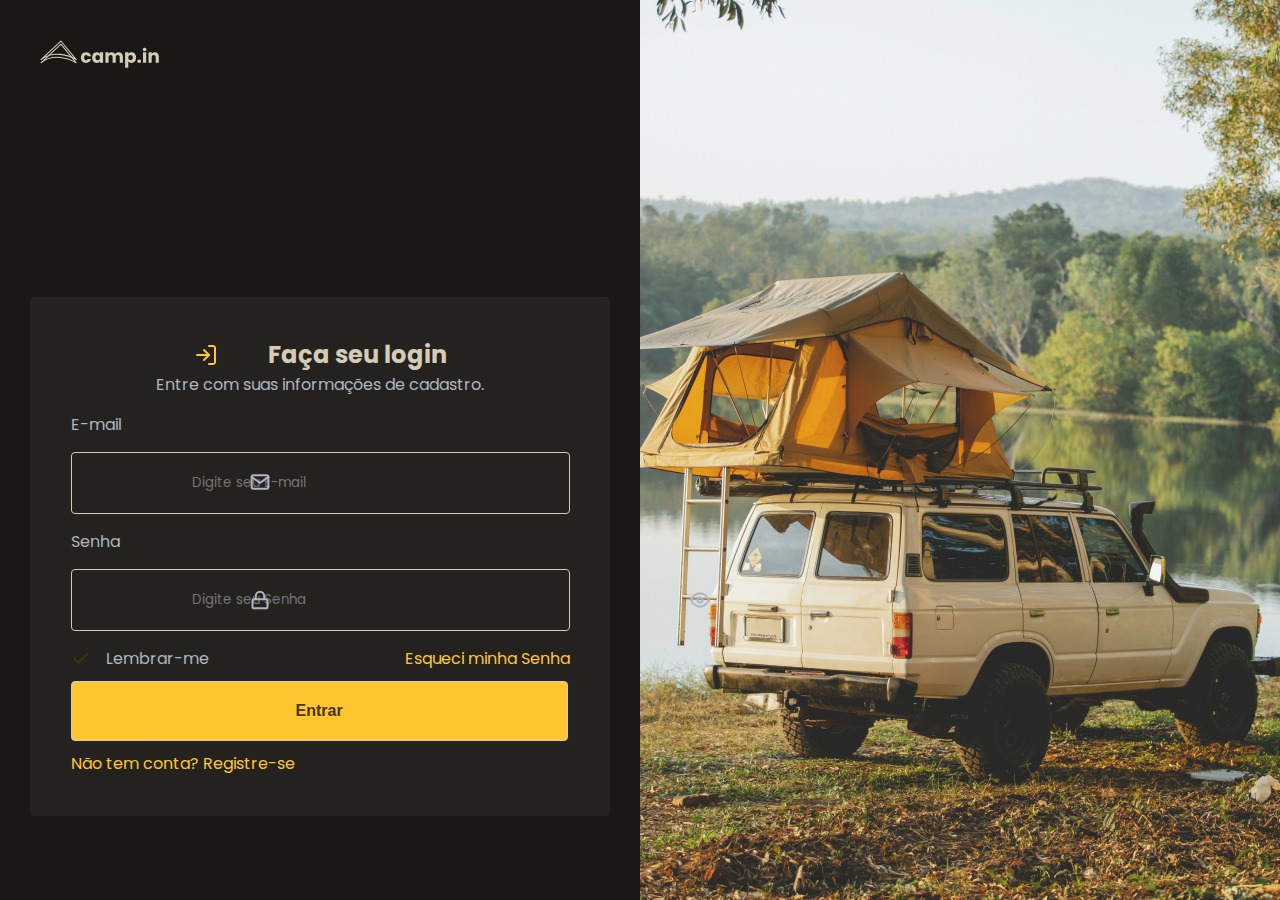
<file: car-page/index.html>
<!DOCTYPE html>
<html lang="en">
  <head>
    <meta charset="UTF-8" />
    <meta name="viewport" content="width=device-width, initial-scale=1.0" />
    <link rel="stylesheet" href="style.css" />
    <link rel="preconnect" href="https://fonts.googleapis.com">
    <link rel="preconnect" href="https://fonts.gstatic.com" crossorigin>
    <link href="https://fonts.googleapis.com/css2?family=Poppins:ital,wght@0,100;0,200;0,300;0,400;0,500;0,600;0,700;0,800;0,900;1,100;1,200;1,300;1,400;1,500;1,600;1,700;1,800;1,900&display=swap" rel="stylesheet">
    <title>Tela de Login</title>
  </head>
  <body>
    <main class="container">
      <div class="form-dir">
        <img class="logo" src="./images/logo.svg" alt="" height="30px" >
        <div class="form">
       <div class="title"><div class="title-flex"> <img src="./images/log-in.svg" alt="login" />
          <h2>Faça seu login</h2></div> 
          <p>Entre com suas informações de cadastro.</p></div> 
     
        <form action="">

          <label for="E-mail">E-mail</label>
         <img class="icon" src="./images/mail.svg" alt=""> <input type="email" id="email" placeholder="Digite seu E-mail" >
          <label for="Senha">Senha</label>
          <img class="icon-2" src="./images/lock.svg" alt=""><input type="password" id="Senha" placeholder="Digite seu Senha"><img class="icon-3" src="./images/eye.svg" alt="">
          <div class="title-flex-down"><div style="display: flex; gap: 15px;"><img src="./images/check.svg" alt=""><p>Lembrar-me</p> </div><span class="span">Esqueci minha Senha</span></div>
          <button class="button">Entrar</button>
          <span class="span">Não tem conta? Registre-se</span>
        </form>
      </div>   
      </div>
      <div>
        <img src="./images/side-image-2x.jpg" alt="car-image" class="pic" />
      </div>
    </main>
  </body>
</html>
</file>
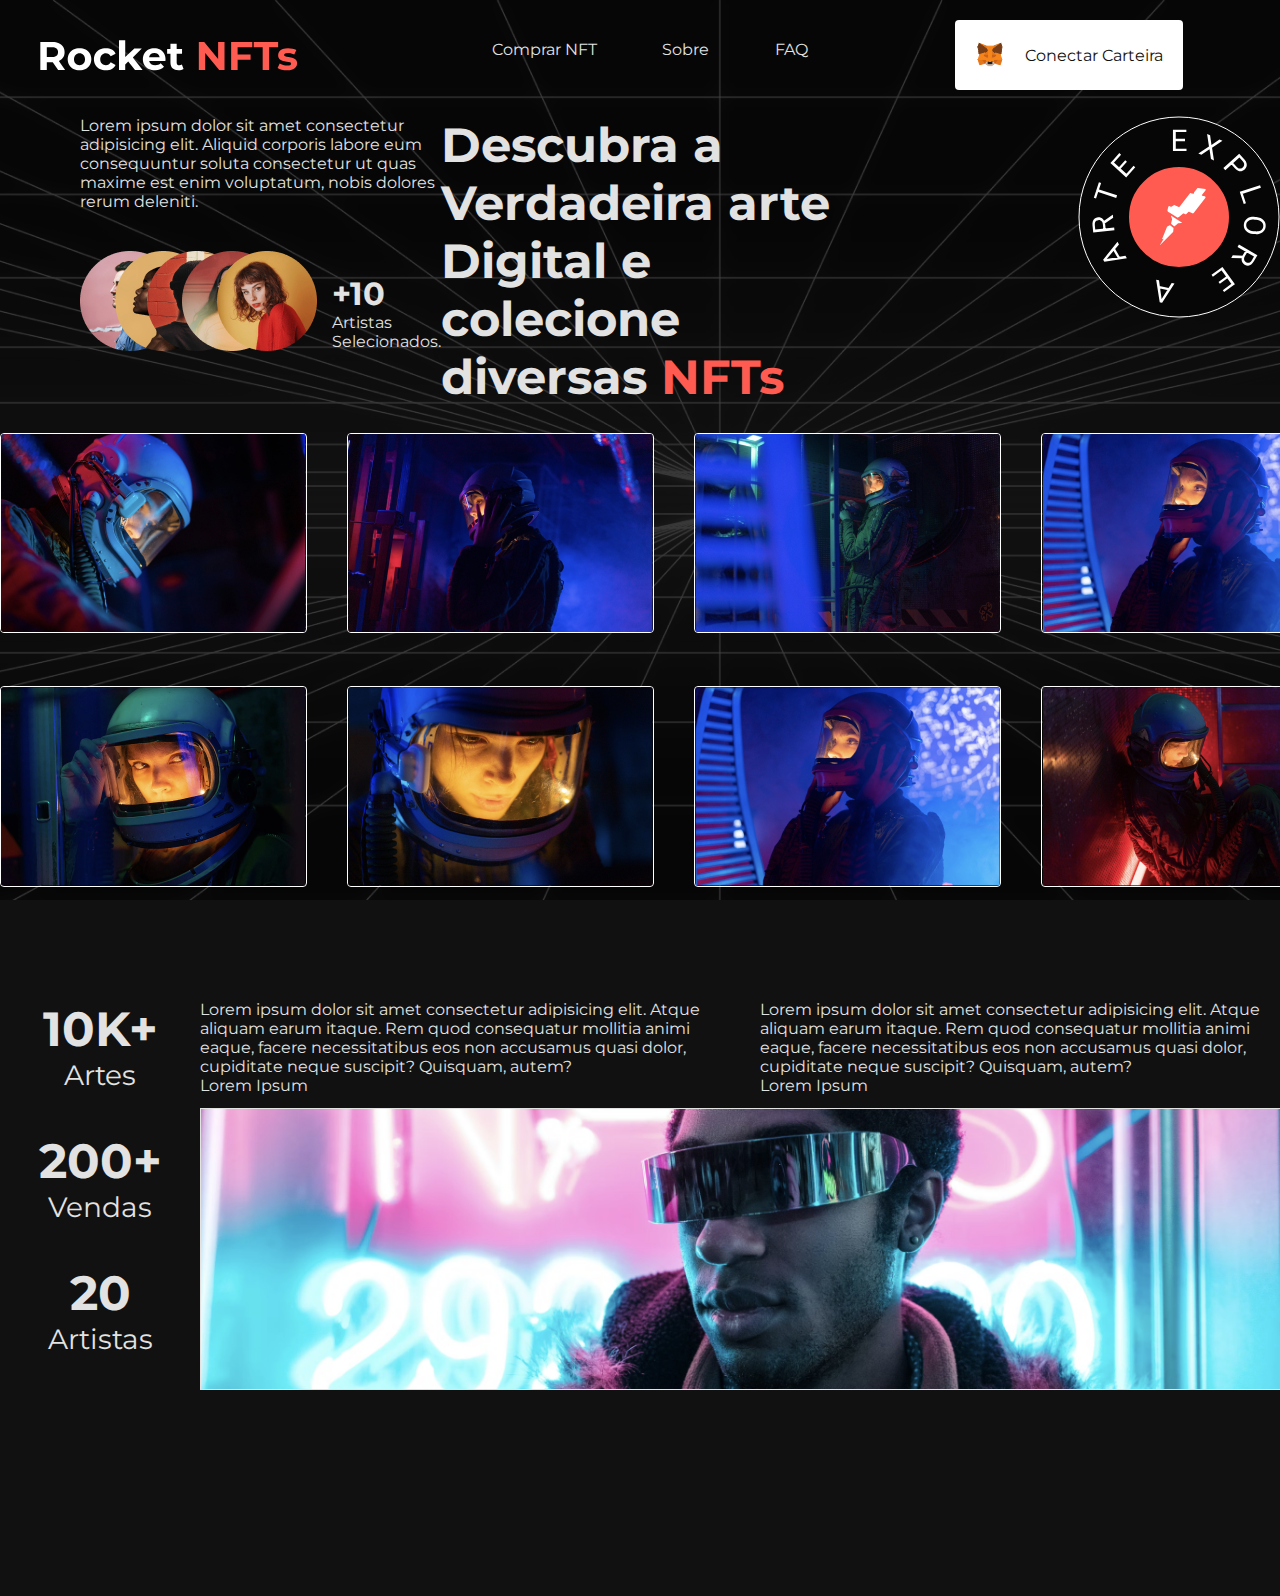
<file: car-page/Rocketseatnft/index.html>
<!DOCTYPE html>
<html lang="en">
  <head>
    <meta charset="UTF-8" />
    <meta name="viewport" content="width=device-width, initial-scale=1.0" />
    <link rel="stylesheet" href="style.css" />
    <link rel="preconnect" href="https://fonts.googleapis.com" />
    <link rel="preconnect" href="https://fonts.gstatic.com" crossorigin />
    <link
      href="https://fonts.googleapis.com/css2?family=Montserrat:ital,wght@0,100..900;1,100..900&display=swap"
      rel="stylesheet"
    />
    <title>Rocket NFTs</title>
  </head>
  <body>
    <div class="hero">
      <img class="logo" src="./assets/logo.svg" alt="" />
      <header>
        <nav>
          <ul class="menu">
            <li><a href="">Comprar NFT</a></li>
            <li><a href="">Sobre</a></li>
            <li><a href="">FAQ</a></li>
          </ul>
        </nav>
      </header>
      <div class="connect">
        <a href="">
          <img src="./assets/logo_MetaMask.svg" alt="" />Conectar Carteira</a
        >
      </div>
      <div class="content-artistas">
        <p>
          Lorem ipsum dolor sit amet consectetur adipisicing elit. Aliquid
          corporis labore eum consequuntur soluta consectetur ut quas maxime est
          enim voluptatum, nobis dolores rerum deleniti.
        </p>
        <div class="artistas-hero">
          <div class="artista-flex-hero">
            <img src="./assets/artista-1.png" alt="" />
            <img src="./assets/artista-2.png" alt="" />
            <img src="./assets/artista-3.png" alt="" />
            <img src="./assets/artista-4.png" alt="" />
            <img src="./assets/artista-5.png" alt="" />
          </div>
          <div>
            <span>+10</span>
            <p>Artistas Selecionados.</p>
          </div>
        </div>
      </div>
      <div class="title-page">
        <h1>
          Descubra a Verdadeira arte Digital e colecione diversas
          <span>NFTs</span>
        </h1>
      </div>
      <img class="bagde" src="./assets/badge.svg" alt="" />
      <div class="astronautas">
        <img src="./assets/galeria-1.png" alt="" />
        <img src="./assets/galeria-2.png" alt="" />
        <img src="./assets/galeria-3.png" alt="" />
        <img src="./assets/galeria-4.png" alt="" />
        <img src="./assets/galeria-5.png" alt="" />
        <img src="./assets/galeria-6.png" alt="" />
        <img src="./assets/galeria-7.png" alt="" />
        <img src="./assets/galeria-8.png" alt="" />
      </div>
    </div>
    <main>
      <section class="post">
       <div class="post-subtitle"><div>
          <h2>10K+</h2>
          <span>Artes</span>
          <h2>200+</h2>
          <span>Vendas</span>
          <h2>20</h2>
          <span>Artistas</span>
        </div></div>
        <div class="post-interno">
          <div><p>Lorem ipsum dolor sit amet consectetur adipisicing elit. Atque aliquam earum itaque. Rem quod consequatur mollitia animi eaque, facere necessitatibus eos non accusamus quasi dolor, cupiditate neque suscipit? Quisquam, autem?</p> <span>Lorem Ipsum</span></div>

        <div><p>Lorem ipsum dolor sit amet consectetur adipisicing elit. Atque aliquam earum itaque. Rem quod consequatur mollitia animi eaque, facere necessitatibus eos non accusamus quasi dolor, cupiditate neque suscipit? Quisquam, autem?</p> <span>Lorem Ipsum</span></div>
        </div>
        <span></span><img src="./assets/banner2.png" alt="">
      </section>
    </main>
  </body>
</html>
</file>
<file: car-page/style.css>
:root {
  --text-base: #afb6c2;
  --text-title: #d4ccb6;
  --background: #191816;
  --form-background: #24221f;
  --primary-color: #ffc632;
}
*{
  margin: 0;
  padding: 0;
}


body, main{
  margin: 0;
  padding: 0;
  font-size: 1rem;
  font-family: "Poppins";
  overflow-y: hidden;
}

.container{
  display: grid;
  grid-template-columns: 1fr 1fr;
  margin: 0 auto;
  width: 100%;
  height: 100vh;
}
.container{
  overflow-x: hidden;
}
.pic{
  object-fit: cover;
  width: 100%;
  height: 100vh;
  

}
.logo{
  margin-left: 40px;
  margin-top: 40px;
}
.title{
  justify-items: center;
  
}
.form{
  max-width: 500px;
  margin: 0 auto;
  background-color: var(--form-background);
  border-radius: 4px;
  padding: 40px;
 margin-top: 220px;
  display: grid;
  grid-template-columns: 1fr;
  justify-content: center;
  align-items: center;
  align-content: center;
  justify-items: center;
}
.form-dir{
  background-color: var(--background);
  height: 100vh;

  }
  .form-dir p{
    color: var(--text-base);
    font-family: "Poppins";
  }
  .form-dir input, label{
    color: var(--text-base);
    margin-top:15px;
    font-family: "Poppins";
    display: block;
  }

  .form-dir input{
    background-color: var(--form-background);
    border: 1px solid var(--text-title);
    padding: 20px 120px;
    border-radius: 4px;
    font-family: "Poppins";
    display: block;
    position: relative;

  }
 .icon{
  position: absolute;
  z-index: 9999;
  left: 250px;
  top: 472px;
 }
 .icon-2{
  position: absolute;
  z-index: 9999;
  left: 250px;
  top: 590px;
 }
.icon-3{
  position: absolute;
  z-index: 9999;
  left: 690px;
  top: 590px;
 }

 .icon:hover{
   background: url(./images/mail-focus.svg) no-repeat;
 }
  .title{
  justify-content: center;  
}
  .title-flex{
    display: flex;
    gap: 50px;
    align-items: center;
  }
  .title-flex h2{
    color:var(--text-title);
    font-family: "Poppins";
  }
 .span{
  color: var(--primary-color);

 }
 .button{
  background-color: var(--primary-color);
  padding: 20px 224px;
  border: 1px solid var(--text-title);
  border-radius: 4px;
  display: block;
  margin-top: 10px;
  margin-bottom: 10px;
  color: #473404;
  font-weight: bold;
  font-size: 1rem;
 }

 .title-flex-down{
  display: flex;
  text-align: center;
  align-items: center;
  justify-content: space-between;
  margin-top: 15px;
 }
</file>
<file: car-page/Rocketseatnft/style.css>
@import "hero.css";


*{
  margin: 0;
  padding: 0;
  font-size: 1rem;
  font-family:  "Montserrat","Poppins", sans-serif;
  color: #e2e2e2;
}

main{
  background-color: #111;
  padding-bottom : 200px;
  padding-top: 100px;
}

.post{
  display: grid;
  grid-template-columns: 200px 1fr ;
  max-width: 1400px;
  margin: 0 auto;
 
}
.post img{
  object-fit: cover;
  grid-column: 2;
  width: 100%;
  border: 1px solid #e2e2e2 ;
  /* display: none; */
}

.post-interno{
  display: flex;
  gap: 40px;
}

.post-subtitle div{ 
  display: grid;
  grid-template-columns: 1fr;

  justify-items: center;
  
}
.post .post-subtitle{
grid-row: span 3;

}
.post-subtitle  h2{
  font-size: 3rem;


}
.post-subtitle span{
  font-size: 1.75rem;
  margin-bottom: 40px;
}
.post-interno img{
  display: block;
}
</file>
